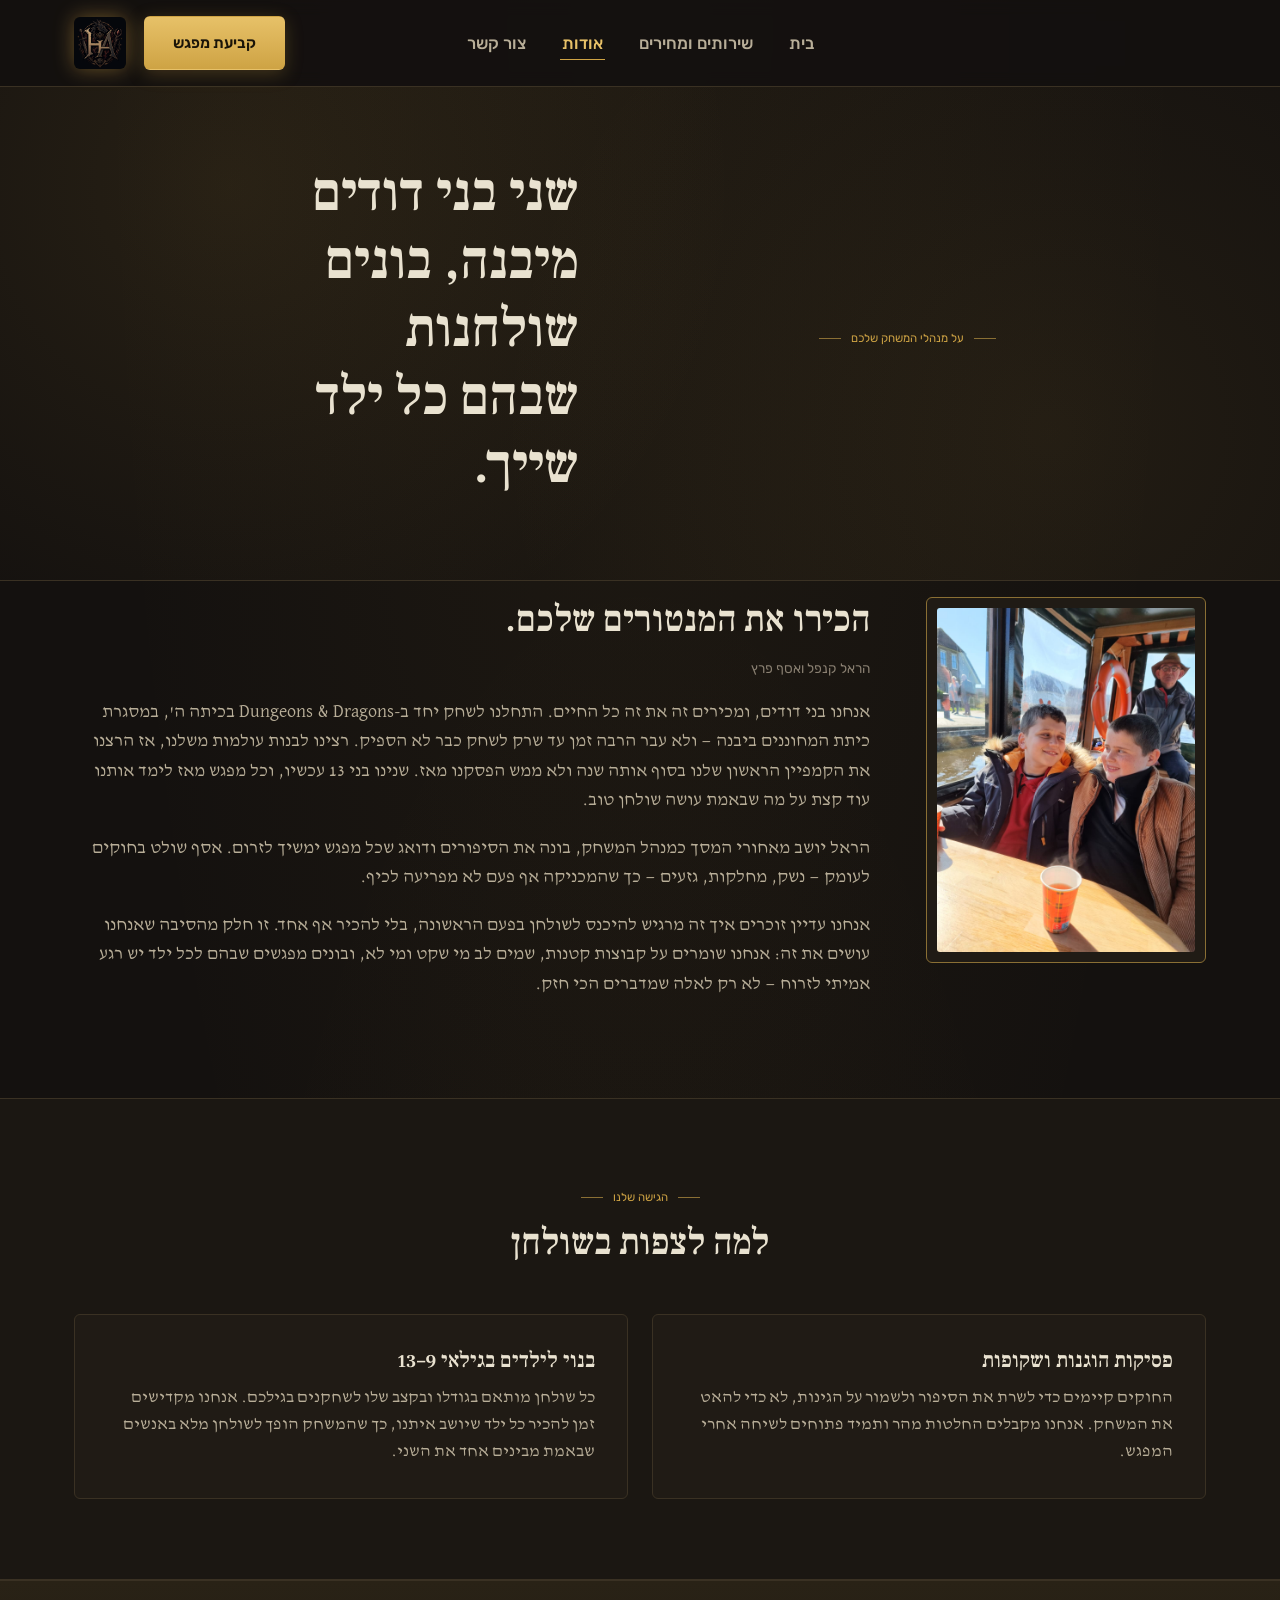
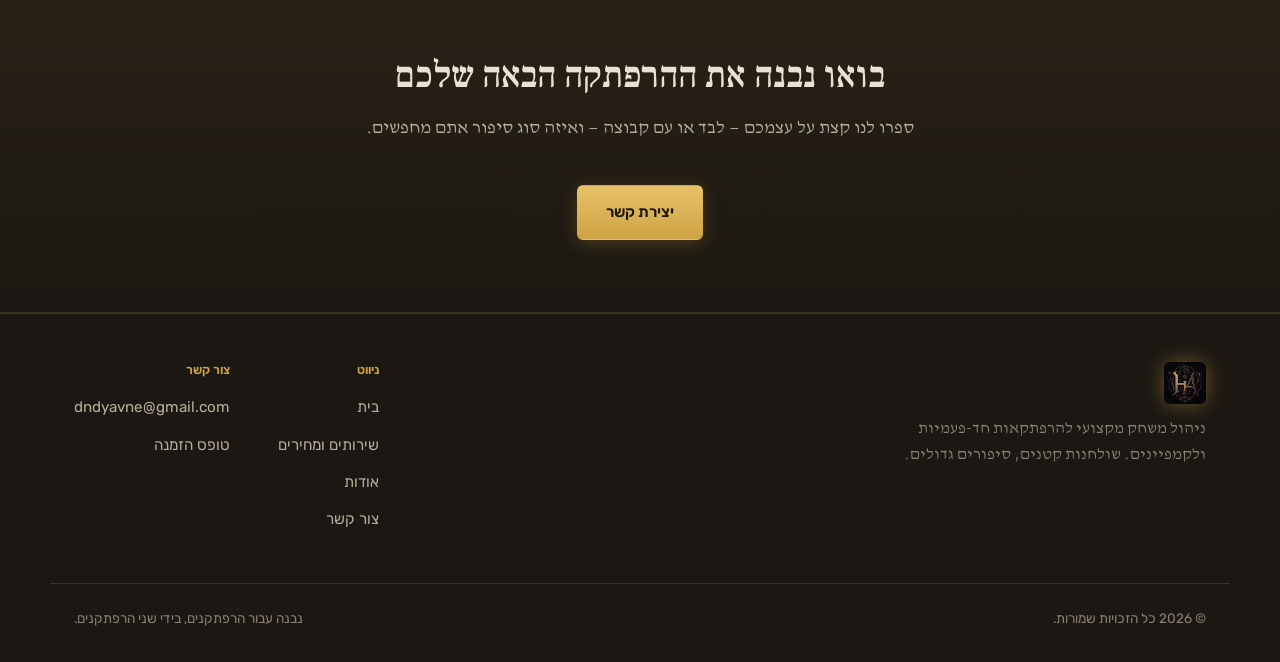
<file: about.html>
<!doctype html>
<html lang="he" dir="rtl">
<head>
<meta charset="UTF-8" />
<meta name="viewport" content="width=device-width, initial-scale=1.0" />
<title>אודות</title>
<meta name="description" content="הכירו את הראל ואסף, מנהלי המשחק — שני בני דודים מיבנה שמריצים משחקים לילדים בגילאי 9–13." />
<link rel="icon" href="data:image/svg+xml,%3Csvg xmlns='http://www.w3.org/2000/svg' viewBox='0 0 100 100'%3E%3Cpolygon points='50,4 93,27 93,73 50,96 7,73 7,27' fill='%23cea344'/%3E%3C/svg%3E" />
<link rel="preconnect" href="https://fonts.googleapis.com" />
<link rel="preconnect" href="https://fonts.gstatic.com" crossorigin />
<link href="https://fonts.googleapis.com/css2?family=Frank+Ruhl+Libre:wght@500;600;700&family=David+Libre:wght@400;500;700&family=Rubik:wght@400;500;600;700&display=swap" rel="stylesheet" />
<link rel="stylesheet" href="css/style.css" />
</head>
<body>

<header class="site-header">
  <div class="nav-wrap">
    <button class="nav-toggle" aria-label="פתיחת תפריט הניווט" aria-expanded="false">
      <svg viewBox="0 0 24 24"><path d="M3 6h18M3 12h18M3 18h18" stroke="currentColor" stroke-width="2" fill="none" stroke-linecap="round"/></svg>
    </button>
    <ul class="nav-links">
      <li><a href="index.html">בית</a></li>
      <li><a href="services.html">שירותים ומחירים</a></li>
      <li><a href="about.html" aria-current="page">אודות</a></li>
      <li><a href="contact.html">צור קשר</a></li>
    </ul>
    <div class="nav-cta">
      <a href="contact.html" class="btn btn-primary">קביעת מפגש</a>
      <a href="index.html" class="brand">
        <img src="images/logo.png" alt="לוגו האתר" />
      </a>
    </div>
  </div>
</header>

<main>

  <section class="hero" style="padding: 4.5rem 0 3rem;">
    <div class="container hero-inner">
      <div class="eyebrow">על מנהלי המשחק שלכם</div>
      <h1 style="max-width: 700px;">שני בני דודים מיבנה, בונים שולחנות שבהם כל ילד שייך.</h1>
    </div>
  </section>

  <section style="padding-top: 1rem;">
    <div class="container">
      <div class="about-hero">
        <div class="portrait-frame reveal">
          <div class="inner">
            <img src="images/אסף והראל.jpg (1).jpeg" alt="אסף והראל" />
          </div>
        </div>
        <div class="reveal">
          <h2>הכירו את המנטורים שלכם.</h2>
          <p style="font-family: var(--font-ui); font-size: 0.85rem; letter-spacing: normal; color: var(--ink-faint); margin: -0.5em 0 1.3em;">הראל קנפל ואסף פרץ</p>
          <p>אנחנו בני דודים, ומכירים זה את זה כל החיים. התחלנו לשחק יחד ב-Dungeons &amp; Dragons בכיתה ה', במסגרת כיתת המחוננים ביבנה — ולא עבר הרבה זמן עד שרק לשחק כבר לא הספיק. רצינו לבנות עולמות משלנו, אז הרצנו את הקמפיין הראשון שלנו בסוף אותה שנה ולא ממש הפסקנו מאז. שנינו בני 13 עכשיו, וכל מפגש מאז לימד אותנו עוד קצת על מה שבאמת עושה שולחן טוב.</p>
          <p>הראל יושב מאחורי המסך כמנהל המשחק, בונה את הסיפורים ודואג שכל מפגש ימשיך לזרום. אסף שולט בחוקים לעומק — נשק, מחלקות, גזעים — כך שהמכניקה אף פעם לא מפריעה לכיף.</p>
          <p>אנחנו עדיין זוכרים איך זה מרגיש להיכנס לשולחן בפעם הראשונה, בלי להכיר אף אחד. זו חלק מהסיבה שאנחנו עושים את זה: אנחנו שומרים על קבוצות קטנות, שמים לב מי שקט ומי לא, ובונים מפגשים שבהם לכל ילד יש רגע אמיתי לזרוח — לא רק לאלה שמדברים הכי חזק.</p>
        </div>
      </div>
    </div>
  </section>

  <section class="alt">
    <div class="container">
      <div class="section-head center reveal">
        <div class="eyebrow" style="justify-content:center;">הגישה שלנו</div>
        <h2>למה לצפות בשולחן</h2>
      </div>
      <div class="values-grid">
        <div class="card reveal">
          <h3>פסיקות הוגנות ושקופות</h3>
          <p>החוקים קיימים כדי לשרת את הסיפור ולשמור על הגינות, לא כדי להאט את המשחק. אנחנו מקבלים החלטות מהר ותמיד פתוחים לשיחה אחרי המפגש.</p>
        </div>
        <div class="card reveal">
          <h3>בנוי לילדים בגילאי 9–13</h3>
          <p>כל שולחן מותאם בגודלו ובקצב שלו לשחקנים בגילכם. אנחנו מקדישים זמן להכיר כל ילד שיושב איתנו, כך שהמשחק הופך לשולחן מלא באנשים שבאמת מבינים אחד את השני.</p>
        </div>
      </div>
    </div>
  </section>

  <section class="cta-banner">
    <div class="container reveal">
      <h2>בואו נבנה את ההרפתקה הבאה שלכם</h2>
      <p>ספרו לנו קצת על עצמכם — לבד או עם קבוצה — ואיזה סוג סיפור אתם מחפשים.</p>
      <a href="contact.html" class="btn btn-primary" style="margin-top: 1.5rem;">יצירת קשר</a>
    </div>
  </section>

</main>

<footer class="site-footer">
  <div class="container footer-inner">
    <div class="footer-brand">
      <a href="index.html" class="brand">
        <img src="images/logo.png" alt="לוגו האתר" />
      </a>
      <p>ניהול משחק מקצועי להרפתקאות חד-פעמיות ולקמפיינים. שולחנות קטנים, סיפורים גדולים.</p>
    </div>
    <div class="footer-links">
      <div class="footer-col">
        <h4>ניווט</h4>
        <ul>
          <li><a href="index.html">בית</a></li>
          <li><a href="services.html">שירותים ומחירים</a></li>
          <li><a href="about.html">אודות</a></li>
          <li><a href="contact.html">צור קשר</a></li>
        </ul>
      </div>
      <div class="footer-col">
        <h4>צור קשר</h4>
        <ul>
          <li><a href="mailto:dndyavne@gmail.com">dndyavne@gmail.com</a></li>
          <li><a href="contact.html">טופס הזמנה</a></li>
        </ul>
      </div>
    </div>
  </div>
  <div class="container footer-bottom">
    <span>&copy; 2026 כל הזכויות שמורות.</span>
    <span>נבנה עבור הרפתקנים, בידי שני הרפתקנים.</span>
  </div>
</footer>

<script src="js/main.js"></script>
</body>
</html>
</file>
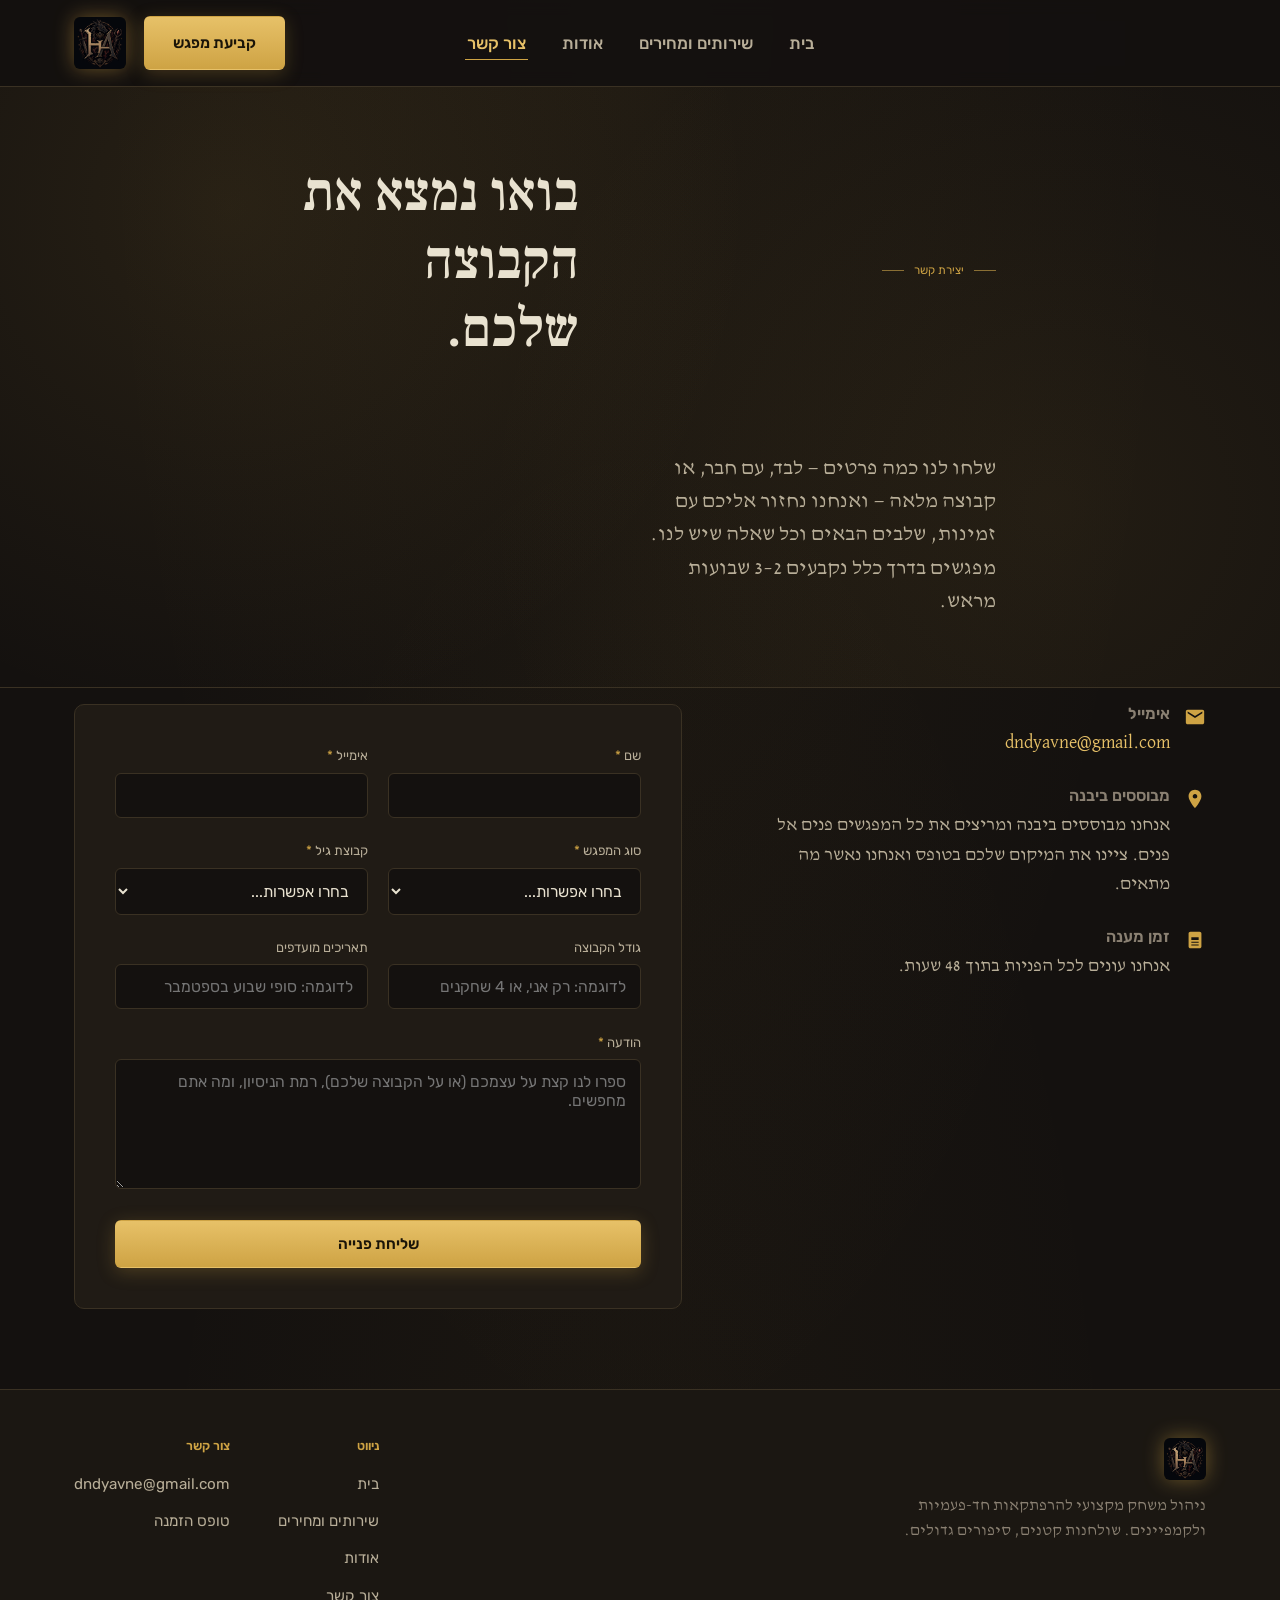
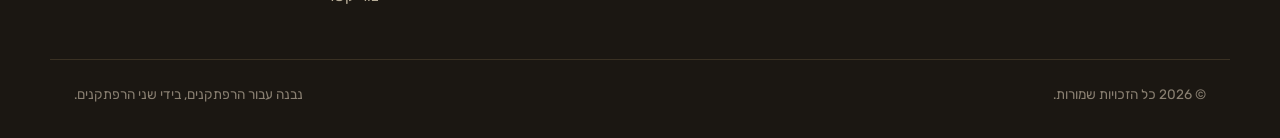
<file: contact.html>
<!doctype html>
<html lang="he" dir="rtl">
<head>
<meta charset="UTF-8" />
<meta name="viewport" content="width=device-width, initial-scale=1.0" />
<title>צור קשר</title>
<meta name="description" content="קבעו הרפתקת D&amp;D חד-פעמית לקבוצה מלאה, או שריינו מקום בקמפיין לבד או עם חברים. שלחו את הפרטים שלכם והתאריכים המועדפים כדי להתחיל." />
<link rel="icon" href="data:image/svg+xml,%3Csvg xmlns='http://www.w3.org/2000/svg' viewBox='0 0 100 100'%3E%3Cpolygon points='50,4 93,27 93,73 50,96 7,73 7,27' fill='%23cea344'/%3E%3C/svg%3E" />
<link rel="preconnect" href="https://fonts.googleapis.com" />
<link rel="preconnect" href="https://fonts.gstatic.com" crossorigin />
<link href="https://fonts.googleapis.com/css2?family=Frank+Ruhl+Libre:wght@500;600;700&family=David+Libre:wght@400;500;700&family=Rubik:wght@400;500;600;700&display=swap" rel="stylesheet" />
<link rel="stylesheet" href="css/style.css" />
</head>
<body>

<header class="site-header">
  <div class="nav-wrap">
    <button class="nav-toggle" aria-label="פתיחת תפריט הניווט" aria-expanded="false">
      <svg viewBox="0 0 24 24"><path d="M3 6h18M3 12h18M3 18h18" stroke="currentColor" stroke-width="2" fill="none" stroke-linecap="round"/></svg>
    </button>
    <ul class="nav-links">
      <li><a href="index.html">בית</a></li>
      <li><a href="services.html">שירותים ומחירים</a></li>
      <li><a href="about.html">אודות</a></li>
      <li><a href="contact.html" aria-current="page">צור קשר</a></li>
    </ul>
    <div class="nav-cta">
      <a href="contact.html" class="btn btn-primary">קביעת מפגש</a>
      <a href="index.html" class="brand">
        <img src="images/logo.png" alt="לוגו האתר" />
      </a>
    </div>
  </div>
</header>

<main>

  <section class="hero" style="padding: 4.5rem 0 3rem;">
    <div class="container hero-inner">
      <div class="eyebrow">יצירת קשר</div>
      <h1>בואו נמצא את הקבוצה שלכם.</h1>
      <p class="lead">שלחו לנו כמה פרטים — לבד, עם חבר, או קבוצה מלאה — ואנחנו נחזור אליכם עם זמינות, שלבים הבאים וכל שאלה שיש לנו. מפגשים בדרך כלל נקבעים 2–3 שבועות מראש.</p>
    </div>
  </section>

  <section style="padding-top: 1rem;">
    <div class="container">
      <div class="contact-layout">

        <div class="contact-info reveal">
          <div class="info-row">
            <svg viewBox="0 0 24 24"><path d="M20 4H4c-1.1 0-2 .9-2 2v12c0 1.1.9 2 2 2h16c1.1 0 2-.9 2-2V6c0-1.1-.9-2-2-2zm0 4l-8 5-8-5V6l8 5 8-5v2z"/></svg>
            <div>
              <h3>אימייל</h3>
              <p><a href="mailto:dndyavne@gmail.com">dndyavne@gmail.com</a></p>
            </div>
          </div>
          <div class="info-row">
            <svg viewBox="0 0 24 24"><path d="M12 2C8.1 2 5 5.1 5 9c0 5.2 7 13 7 13s7-7.8 7-13c0-3.9-3.1-7-7-7zm0 9.5c-1.4 0-2.5-1.1-2.5-2.5s1.1-2.5 2.5-2.5 2.5 1.1 2.5 2.5-1.1 2.5-2.5 2.5z"/></svg>
            <div>
              <h3>מבוססים ביבנה</h3>
              <p>אנחנו מבוססים ביבנה ומריצים את כל המפגשים פנים אל פנים. ציינו את המיקום שלכם בטופס ואנחנו נאשר מה מתאים.</p>
            </div>
          </div>
          <div class="info-row">
            <svg viewBox="0 0 24 24"><path d="M17 3H7c-1.1 0-2 .9-2 2v14c0 1.1.9 2 2 2h10c1.1 0 2-.9 2-2V5c0-1.1-.9-2-2-2zm-1 15H8v-1h8v1zm0-3H8v-1h8v1zm0-3H8V9h8v3z"/></svg>
            <div>
              <h3>זמן מענה</h3>
              <p>אנחנו עונים לכל הפניות בתוך 48 שעות.</p>
            </div>
          </div>
        </div>

        <div class="form-card reveal">
          <form id="contact-form" novalidate>
            <div class="form-row">
              <div class="field">
                <label for="name">שם <span class="req">*</span></label>
                <input type="text" id="name" name="name" required autocomplete="name" />
                <div class="error-msg">נא להזין את שמך.</div>
              </div>
              <div class="field">
                <label for="email">אימייל <span class="req">*</span></label>
                <input type="email" id="email" name="email" required autocomplete="email" />
                <div class="error-msg">נא להזין כתובת אימייל תקינה.</div>
              </div>
            </div>

            <div class="form-row">
              <div class="field">
                <label for="session-type">סוג המפגש <span class="req">*</span></label>
                <select id="session-type" name="session-type" required>
                  <option value="" disabled selected>בחרו אפשרות...</option>
                  <option value="One-shot (full group)">הרפתקה חד-פעמית (קבוצה מלאה)</option>
                  <option value="Join a campaign">הצטרפות לקמפיין</option>
                  <option value="Writing workshop">סדנת כתיבה</option>
                  <option value="Not sure yet">עדיין לא בטוח/ה</option>
                </select>
                <div class="error-msg">נא לבחור סוג מפגש.</div>
              </div>
              <div class="field">
                <label for="age-group">קבוצת גיל <span class="req">*</span></label>
                <select id="age-group" name="age-group" required>
                  <option value="" disabled selected>בחרו אפשרות...</option>
                  <option value="Grade 3-5">כיתות ג'–ה'</option>
                  <option value="Grade 6-7">כיתות ו'–ז'</option>
                </select>
                <div class="error-msg">נא לבחור קבוצת גיל.</div>
              </div>
            </div>

            <div class="form-row">
              <div class="field">
                <label for="party-size">גודל הקבוצה</label>
                <input type="text" id="party-size" name="party-size" placeholder="לדוגמה: רק אני, או 4 שחקנים" />
              </div>
              <div class="field">
                <label for="preferred-date">תאריכים מועדפים</label>
                <input type="text" id="preferred-date" name="preferred-date" placeholder="לדוגמה: סופי שבוע בספטמבר" />
              </div>
            </div>

            <div class="field">
              <label for="message">הודעה <span class="req">*</span></label>
              <textarea id="message" name="message" required placeholder="ספרו לנו קצת על עצמכם (או על הקבוצה שלכם), רמת הניסיון, ומה אתם מחפשים."></textarea>
              <div class="error-msg">נא להוסיף הודעה קצרה.</div>
            </div>

            <button type="submit" class="btn btn-primary" style="width: 100%;">שליחת פנייה</button>

            <div id="form-status" class="form-status" role="status"></div>
          </form>
        </div>

      </div>
    </div>
  </section>

</main>

<footer class="site-footer">
  <div class="container footer-inner">
    <div class="footer-brand">
      <a href="index.html" class="brand">
        <img src="images/logo.png" alt="לוגו האתר" />
      </a>
      <p>ניהול משחק מקצועי להרפתקאות חד-פעמיות ולקמפיינים. שולחנות קטנים, סיפורים גדולים.</p>
    </div>
    <div class="footer-links">
      <div class="footer-col">
        <h4>ניווט</h4>
        <ul>
          <li><a href="index.html">בית</a></li>
          <li><a href="services.html">שירותים ומחירים</a></li>
          <li><a href="about.html">אודות</a></li>
          <li><a href="contact.html">צור קשר</a></li>
        </ul>
      </div>
      <div class="footer-col">
        <h4>צור קשר</h4>
        <ul>
          <li><a href="mailto:dndyavne@gmail.com">dndyavne@gmail.com</a></li>
          <li><a href="contact.html">טופס הזמנה</a></li>
        </ul>
      </div>
    </div>
  </div>
  <div class="container footer-bottom">
    <span>&copy; 2026 כל הזכויות שמורות.</span>
    <span>נבנה עבור הרפתקנים, בידי שני הרפתקנים.</span>
  </div>
</footer>

<script src="js/main.js"></script>
</body>
</html>
</file>
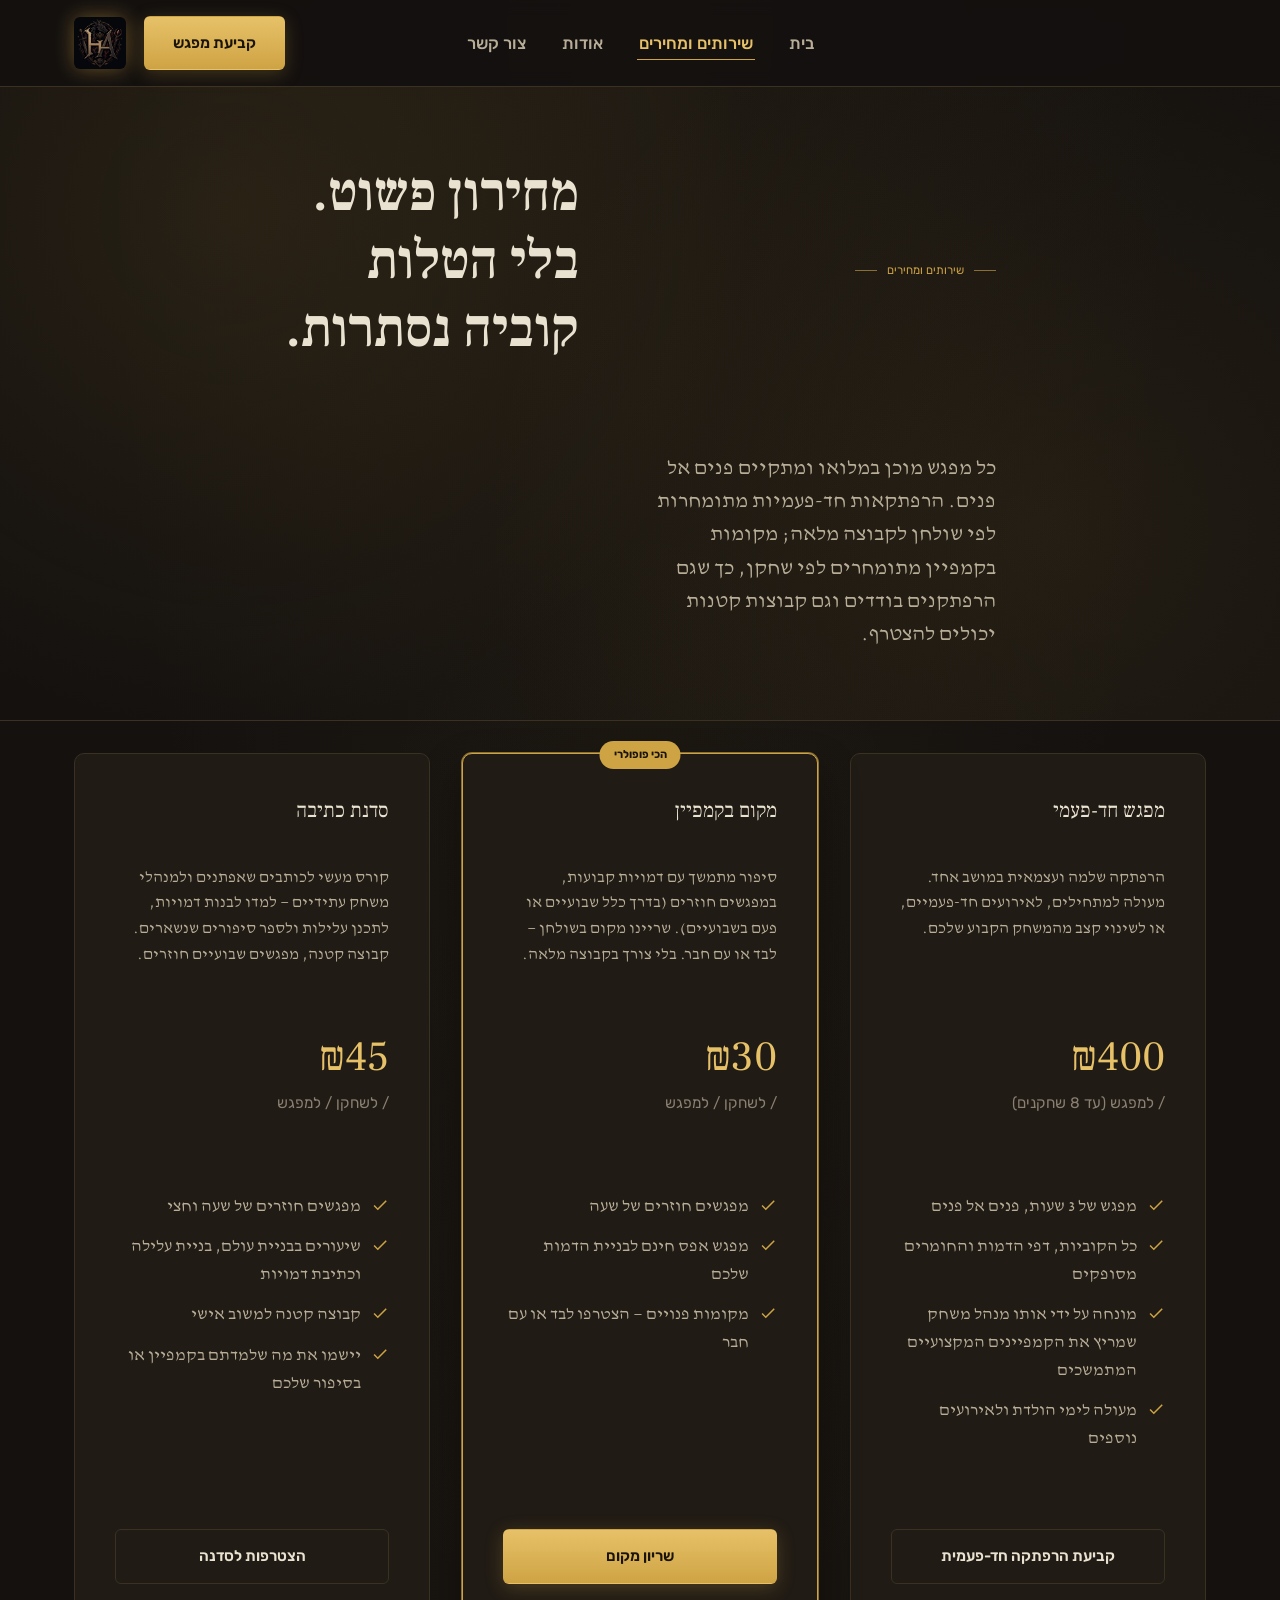
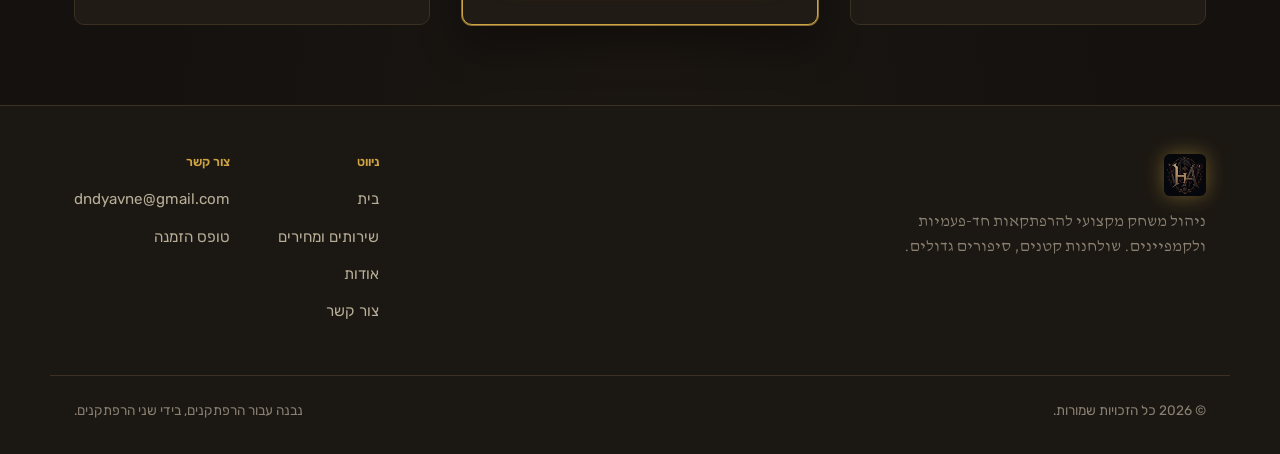
<file: services.html>
<!doctype html>
<html lang="he" dir="rtl">
<head>
<meta charset="UTF-8" />
<meta name="viewport" content="width=device-width, initial-scale=1.0" />
<title>שירותים ומחירים</title>
<meta name="description" content="מחירון להרפתקאות D&amp;D חד-פעמיות בתשלום (לקבוצות מלאות) ולמקומות בקמפיינים (פתוחים לשחקנים בודדים ולקבוצות קטנות)." />
<link rel="icon" href="data:image/svg+xml,%3Csvg xmlns='http://www.w3.org/2000/svg' viewBox='0 0 100 100'%3E%3Cpolygon points='50,4 93,27 93,73 50,96 7,73 7,27' fill='%23cea344'/%3E%3C/svg%3E" />
<link rel="preconnect" href="https://fonts.googleapis.com" />
<link rel="preconnect" href="https://fonts.gstatic.com" crossorigin />
<link href="https://fonts.googleapis.com/css2?family=Frank+Ruhl+Libre:wght@500;600;700&family=David+Libre:wght@400;500;700&family=Rubik:wght@400;500;600;700&display=swap" rel="stylesheet" />
<link rel="stylesheet" href="css/style.css" />
</head>
<body>

<header class="site-header">
  <div class="nav-wrap">
    <button class="nav-toggle" aria-label="פתיחת תפריט הניווט" aria-expanded="false">
      <svg viewBox="0 0 24 24"><path d="M3 6h18M3 12h18M3 18h18" stroke="currentColor" stroke-width="2" fill="none" stroke-linecap="round"/></svg>
    </button>
    <ul class="nav-links">
      <li><a href="index.html">בית</a></li>
      <li><a href="services.html" aria-current="page">שירותים ומחירים</a></li>
      <li><a href="about.html">אודות</a></li>
      <li><a href="contact.html">צור קשר</a></li>
    </ul>
    <div class="nav-cta">
      <a href="contact.html" class="btn btn-primary">קביעת מפגש</a>
      <a href="index.html" class="brand">
        <img src="images/logo.png" alt="לוגו האתר" />
      </a>
    </div>
  </div>
</header>

<main>

  <section class="hero" style="padding: 4.5rem 0 3rem;">
    <div class="container hero-inner">
      <div class="eyebrow">שירותים ומחירים</div>
      <h1>מחירון פשוט. בלי הטלות קוביה נסתרות.</h1>
      <p class="lead">כל מפגש מוכן במלואו ומתקיים פנים אל פנים. הרפתקאות חד-פעמיות מתומחרות לפי שולחן לקבוצה מלאה; מקומות בקמפיין מתומחרים לפי שחקן, כך שגם הרפתקנים בודדים וגם קבוצות קטנות יכולים להצטרף.</p>
    </div>
  </section>

  <section style="padding-top: 2rem;">
    <div class="container">
      <div class="pricing-grid">

        <div class="price-card reveal">
          <div class="tier-name">מפגש חד-פעמי</div>
          <p class="tier-desc">הרפתקה שלמה ועצמאית במושב אחד. מעולה למתחילים, לאירועים חד-פעמיים, או לשינוי קצב מהמשחק הקבוע שלכם.</p>
          <div class="price">₪400 <span class="unit">/ למפגש (עד 8 שחקנים)</span></div>
          <ul>
            <li><svg viewBox="0 0 24 24"><path d="M9 16.2L4.8 12l-1.4 1.4L9 19 21 7l-1.4-1.4z"/></svg> מפגש של 3 שעות, פנים אל פנים</li>
            <li><svg viewBox="0 0 24 24"><path d="M9 16.2L4.8 12l-1.4 1.4L9 19 21 7l-1.4-1.4z"/></svg> כל הקוביות, דפי הדמות והחומרים מסופקים</li>
            <li><svg viewBox="0 0 24 24"><path d="M9 16.2L4.8 12l-1.4 1.4L9 19 21 7l-1.4-1.4z"/></svg> מונחה על ידי אותו מנהל משחק שמריץ את הקמפיינים המקצועיים המתמשכים</li>
            <li><svg viewBox="0 0 24 24"><path d="M9 16.2L4.8 12l-1.4 1.4L9 19 21 7l-1.4-1.4z"/></svg> מעולה לימי הולדת ולאירועים נוספים</li>
          </ul>
          <a href="contact.html" class="btn btn-ghost">קביעת הרפתקה חד-פעמית</a>
        </div>

        <div class="price-card featured reveal">
          <div class="tier-name">מקום בקמפיין</div>
          <p class="tier-desc">סיפור מתמשך עם דמויות קבועות, במפגשים חוזרים (בדרך כלל שבועיים או פעם בשבועיים). שריינו מקום בשולחן — לבד או עם חבר. בלי צורך בקבוצה מלאה.</p>
          <div class="price">₪30 <span class="unit">/ לשחקן / למפגש</span></div>
          <ul>
            <li><svg viewBox="0 0 24 24"><path d="M9 16.2L4.8 12l-1.4 1.4L9 19 21 7l-1.4-1.4z"/></svg> מפגשים חוזרים של שעה</li>
            <li><svg viewBox="0 0 24 24"><path d="M9 16.2L4.8 12l-1.4 1.4L9 19 21 7l-1.4-1.4z"/></svg> מפגש אפס חינם לבניית הדמות שלכם</li>
            <li><svg viewBox="0 0 24 24"><path d="M9 16.2L4.8 12l-1.4 1.4L9 19 21 7l-1.4-1.4z"/></svg> מקומות פנויים — הצטרפו לבד או עם חבר</li>
          </ul>
          <a href="contact.html" class="btn btn-primary">שריון מקום</a>
        </div>

        <div class="price-card reveal">
          <div class="tier-name">סדנת כתיבה</div>
          <p class="tier-desc">קורס מעשי לכותבים שאפתנים ולמנהלי משחק עתידיים — למדו לבנות דמויות, לתכנן עלילות ולספר סיפורים שנשארים. קבוצה קטנה, מפגשים שבועיים חוזרים.</p>
          <div class="price">₪45 <span class="unit">/ לשחקן / למפגש</span></div>
          <ul>
            <li><svg viewBox="0 0 24 24"><path d="M9 16.2L4.8 12l-1.4 1.4L9 19 21 7l-1.4-1.4z"/></svg> מפגשים חוזרים של שעה וחצי</li>
            <li><svg viewBox="0 0 24 24"><path d="M9 16.2L4.8 12l-1.4 1.4L9 19 21 7l-1.4-1.4z"/></svg> שיעורים בבניית עולם, בניית עלילה וכתיבת דמויות</li>
            <li><svg viewBox="0 0 24 24"><path d="M9 16.2L4.8 12l-1.4 1.4L9 19 21 7l-1.4-1.4z"/></svg> קבוצה קטנה למשוב אישי</li>
            <li><svg viewBox="0 0 24 24"><path d="M9 16.2L4.8 12l-1.4 1.4L9 19 21 7l-1.4-1.4z"/></svg> יישמו את מה שלמדתם בקמפיין או בסיפור שלכם</li>
          </ul>
          <a href="contact.html" class="btn btn-ghost">הצטרפות לסדנה</a>
        </div>

      </div>
    </div>
  </section>


</main>

<footer class="site-footer">
  <div class="container footer-inner">
    <div class="footer-brand">
      <a href="index.html" class="brand">
        <img src="images/logo.png" alt="לוגו האתר" />
      </a>
      <p>ניהול משחק מקצועי להרפתקאות חד-פעמיות ולקמפיינים. שולחנות קטנים, סיפורים גדולים.</p>
    </div>
    <div class="footer-links">
      <div class="footer-col">
        <h4>ניווט</h4>
        <ul>
          <li><a href="index.html">בית</a></li>
          <li><a href="services.html">שירותים ומחירים</a></li>
          <li><a href="about.html">אודות</a></li>
          <li><a href="contact.html">צור קשר</a></li>
        </ul>
      </div>
      <div class="footer-col">
        <h4>צור קשר</h4>
        <ul>
          <li><a href="mailto:dndyavne@gmail.com">dndyavne@gmail.com</a></li>
          <li><a href="contact.html">טופס הזמנה</a></li>
        </ul>
      </div>
    </div>
  </div>
  <div class="container footer-bottom">
    <span>&copy; 2026 כל הזכויות שמורות.</span>
    <span>נבנה עבור הרפתקנים, בידי שני הרפתקנים.</span>
  </div>
</footer>

<script src="js/main.js"></script>
</body>
</html>
</file>
<file: css/style.css>
/* ============================================
   Shared stylesheet
   ============================================ */

:root {
  --bg: #14110f;
  --bg-alt: #1b1712;
  --bg-card: #201b15;
  --ink: #e9e2d0;
  --ink-dim: #b8ae98;
  --ink-faint: #8a8072;
  --gold: #cea344;
  --gold-bright: #e7c168;
  --gold-dim: #8a6f34;
  --border: #3a3123;
  --danger: #b3543f;
  --success: #6f8f5a;
  --shadow: rgba(0, 0, 0, 0.45);
  --font-display: "Frank Ruhl Libre", "Georgia", serif;
  --font-body: "David Libre", "Georgia", serif;
  --font-ui: "Rubik", -apple-system, BlinkMacSystemFont, "Segoe UI", sans-serif;
  --radius: 6px;
  --max-width: 1180px;
}

*,
*::before,
*::after {
  box-sizing: border-box;
}

html {
  scroll-behavior: smooth;
}

body {
  margin: 0;
  background-color: var(--bg);
  background-image:
    radial-gradient(ellipse at top, rgba(206, 163, 68, 0.06), transparent 60%),
    radial-gradient(ellipse at bottom, rgba(206, 163, 68, 0.04), transparent 55%);
  color: var(--ink);
  font-family: var(--font-ui);
  font-size: 17px;
  line-height: 1.6;
  -webkit-font-smoothing: antialiased;
}

img {
  max-width: 100%;
  display: block;
}

a {
  color: var(--gold-bright);
  text-decoration: none;
}

a:hover {
  text-decoration: underline;
}

h1, h2, h3, h4 {
  font-family: var(--font-display);
  color: var(--ink);
  font-weight: 600;
  letter-spacing: normal;
  line-height: 1.25;
  margin: 0 0 0.6em;
}

h1 { font-size: clamp(2.1rem, 5vw, 3.4rem); }
h2 { font-size: clamp(1.6rem, 3.2vw, 2.3rem); }
h3 { font-size: 1.35rem; }

p {
  font-family: var(--font-body);
  font-size: 1.15rem;
  color: var(--ink-dim);
  margin: 0 0 1em;
}

.container {
  max-width: var(--max-width);
  margin: 0 auto;
  padding: 0 24px;
}

.eyebrow {
  display: inline-flex;
  align-items: center;
  gap: 10px;
  font-family: var(--font-ui);
  text-transform: uppercase;
  letter-spacing: normal;
  font-size: 0.72rem;
  color: var(--gold);
  margin-bottom: 14px;
}

.eyebrow::before,
.eyebrow::after {
  content: "";
  width: 22px;
  height: 1px;
  background: var(--gold-dim);
}

/* ---------- Ornamental divider ---------- */
.divider {
  display: flex;
  align-items: center;
  justify-content: center;
  gap: 14px;
  margin: 2.5rem 0;
  color: var(--gold-dim);
}

.divider::before,
.divider::after {
  content: "";
  height: 1px;
  flex: 1;
  max-width: 220px;
  background: linear-gradient(90deg, transparent, var(--gold-dim));
}

.divider::after {
  background: linear-gradient(90deg, var(--gold-dim), transparent);
}

.divider svg {
  width: 18px;
  height: 18px;
  fill: var(--gold);
}

/* ---------- Buttons ---------- */
.btn {
  display: inline-flex;
  align-items: center;
  justify-content: center;
  gap: 8px;
  font-family: var(--font-ui);
  font-weight: 600;
  font-size: 0.95rem;
  letter-spacing: normal;
  padding: 14px 28px;
  border-radius: var(--radius);
  border: 1px solid transparent;
  cursor: pointer;
  transition: transform 0.15s ease, box-shadow 0.15s ease, background 0.15s ease, border-color 0.15s ease;
  text-decoration: none;
}

.btn:hover {
  text-decoration: none;
}

.btn-primary {
  background: linear-gradient(180deg, var(--gold-bright), var(--gold));
  color: #1a1408;
  box-shadow: 0 4px 18px rgba(206, 163, 68, 0.25);
}

.btn-primary:hover {
  transform: translateY(-1px);
  box-shadow: 0 6px 22px rgba(206, 163, 68, 0.35);
}

.btn-ghost {
  background: transparent;
  color: var(--ink);
  border-color: var(--border);
}

.btn-ghost:hover {
  border-color: var(--gold);
  color: var(--gold-bright);
}

/* ---------- Header / Nav ---------- */
.site-header {
  position: sticky;
  top: 0;
  z-index: 50;
  background: rgba(20, 17, 15, 0.88);
  backdrop-filter: blur(8px);
  border-bottom: 1px solid var(--border);
}

.nav-wrap {
  max-width: var(--max-width);
  margin: 0 auto;
  padding: 16px 24px;
  display: grid;
  grid-template-columns: 1fr auto 1fr;
  align-items: center;
}

.nav-toggle {
  grid-column: 1;
  justify-self: start;
}

.nav-links {
  grid-column: 2;
  justify-self: center;
}

.nav-cta {
  grid-column: 3;
  justify-self: end;
}

.brand {
  display: flex;
  align-items: center;
  gap: 10px;
  font-family: var(--font-display);
  font-size: 1.25rem;
  color: var(--ink);
  letter-spacing: normal;
}

.brand:hover {
  text-decoration: none;
  color: var(--gold-bright);
}

.brand svg {
  width: 26px;
  height: 26px;
  fill: var(--gold);
  flex-shrink: 0;
}

.brand img {
  width: 52px;
  height: 52px;
  object-fit: contain;
  flex-shrink: 0;
  border-radius: 6px;
  filter: drop-shadow(0 0 10px rgba(206, 163, 68, 0.45));
}

.footer-brand .brand img {
  width: 42px;
  height: 42px;
}

.nav-links {
  display: flex;
  align-items: center;
  gap: 2rem;
  list-style: none;
  margin: 0;
  padding: 0;
}

.nav-links a {
  font-family: var(--font-ui);
  font-size: 1.05rem;
  font-weight: 500;
  letter-spacing: normal;
  color: var(--ink-dim);
  text-transform: uppercase;
  padding: 6px 2px;
  border-bottom: 1px solid transparent;
}

.nav-links a:hover,
.nav-links a[aria-current="page"] {
  color: var(--gold-bright);
  text-decoration: none;
  border-bottom-color: var(--gold);
}

.nav-cta {
  display: flex;
  align-items: center;
  gap: 18px;
}

.nav-toggle {
  display: none;
  background: none;
  border: 1px solid var(--border);
  border-radius: var(--radius);
  width: 42px;
  height: 42px;
  cursor: pointer;
  align-items: center;
  justify-content: center;
}

.nav-toggle svg {
  width: 20px;
  height: 20px;
  fill: var(--ink);
}

/* ---------- Hero ---------- */
.hero {
  position: relative;
  padding: 6rem 0 5rem;
  overflow: hidden;
  border-bottom: 1px solid var(--border);
}

.hero::before {
  content: "";
  position: absolute;
  inset: 0;
  background:
    radial-gradient(circle at 18% 20%, rgba(206, 163, 68, 0.10), transparent 45%),
    radial-gradient(circle at 82% 70%, rgba(206, 163, 68, 0.08), transparent 50%);
  pointer-events: none;
}

.hero-inner {
  position: relative;
  max-width: 760px;
}

.hero-logo {
  width: 96px;
  height: 96px;
  object-fit: contain;
  margin: 0 auto 1.5rem;
  border-radius: 8px;
  filter: drop-shadow(0 0 16px rgba(206, 163, 68, 0.4));
}

.hero .container {
  display: grid;
  grid-template-columns: 1.1fr 0.9fr;
  gap: 3.5rem;
  align-items: center;
}

@media (max-width: 860px) {
  .hero .container {
    grid-template-columns: 1fr;
  }
}

.hero-image {
  position: relative;
  border: 1px solid var(--gold-dim);
  border-radius: var(--radius);
  padding: 10px;
  background: var(--bg-card);
}

.hero-image img {
  width: 100%;
  height: 100%;
  max-height: 560px;
  object-fit: cover;
  border-radius: 3px;
}

@media (max-width: 860px) {
  .hero-image {
    order: -1;
  }

  .hero-image img {
    max-height: 360px;
  }
}

.hero p.lead {
  font-size: 1.3rem;
  color: var(--ink-dim);
  max-width: 620px;
}

.hero-actions {
  display: flex;
  gap: 16px;
  margin-top: 2rem;
  flex-wrap: wrap;
}

/* ---------- Entrance animations ---------- */
@keyframes fadeInUp {
  from {
    opacity: 0;
    transform: translateY(24px);
  }
  to {
    opacity: 1;
    transform: translateY(0);
  }
}

.hero-inner > * {
  opacity: 0;
  animation: fadeInUp 0.7s ease forwards;
}

.hero-inner .eyebrow { animation-delay: 0.05s; }
.hero-inner h1 { animation-delay: 0.16s; }
.hero-inner p.lead { animation-delay: 0.3s; }
.hero-inner .hero-actions { animation-delay: 0.42s; }

.hero-image {
  opacity: 0;
  animation: fadeInUp 0.8s ease forwards;
  animation-delay: 0.28s;
}

/* Scroll-triggered reveal: JS toggles .in-view when an element enters the viewport */
.reveal {
  opacity: 0;
  transform: translateY(28px);
  transition: opacity 0.6s ease, transform 0.6s ease;
}

.reveal.in-view {
  opacity: 1;
  transform: translateY(0);
}

.grid > .reveal:nth-child(2),
.pricing-grid > .reveal:nth-child(2),
.values-grid > .reveal:nth-child(2),
.about-hero > .reveal:nth-child(2),
.contact-layout > .reveal:nth-child(2) {
  transition-delay: 0.14s;
}

.grid > .reveal:nth-child(3),
.pricing-grid > .reveal:nth-child(3) {
  transition-delay: 0.28s;
}

@media (prefers-reduced-motion: reduce) {
  .hero-inner > *,
  .hero-image {
    animation: none;
    opacity: 1;
  }

  .reveal {
    opacity: 1;
    transform: none;
    transition: none;
  }
}

/* ---------- Sections ---------- */
section {
  padding: 5rem 0;
}

section.alt {
  background: var(--bg-alt);
  border-top: 1px solid var(--border);
  border-bottom: 1px solid var(--border);
}

.section-head {
  max-width: 640px;
  margin-bottom: 3rem;
}

.section-head.center {
  margin-left: auto;
  margin-right: auto;
  text-align: center;
}

/* ---------- Cards / Grids ---------- */
.grid {
  display: grid;
  gap: 1.75rem;
}

.grid-3 { grid-template-columns: repeat(3, 1fr); }
.grid-2 { grid-template-columns: repeat(2, 1fr); }

@media (max-width: 900px) {
  .grid-3 { grid-template-columns: 1fr 1fr; }
}

@media (max-width: 640px) {
  .grid-3, .grid-2 { grid-template-columns: 1fr; }
}

.card {
  background: var(--bg-card);
  border: 1px solid var(--border);
  border-radius: var(--radius);
  padding: 2rem;
  position: relative;
  transition: border-color 0.2s ease, transform 0.2s ease;
}

.card:hover {
  border-color: var(--gold-dim);
  transform: translateY(-2px);
}

.card .icon {
  width: 40px;
  height: 40px;
  fill: var(--gold);
  margin-bottom: 1rem;
}

.card h3 {
  margin-bottom: 0.5em;
}

.card p {
  font-size: 1.05rem;
  margin-bottom: 0;
}

/* ---------- Steps ---------- */
.steps {
  display: grid;
  grid-template-columns: repeat(4, 1fr);
  gap: 2rem;
  counter-reset: step;
}

@media (max-width: 900px) {
  .steps { grid-template-columns: 1fr 1fr; }
}

@media (max-width: 560px) {
  .steps { grid-template-columns: 1fr; }
}

.step {
  text-align: start;
}

.step .num {
  font-family: var(--font-display);
  font-size: 1.6rem;
  color: var(--gold);
  border: 1px solid var(--gold-dim);
  border-radius: 50%;
  width: 48px;
  height: 48px;
  display: flex;
  align-items: center;
  justify-content: center;
  margin-bottom: 1rem;
}

.step h3 {
  font-size: 1.1rem;
}

.step p {
  font-size: 1rem;
}

/* ---------- Testimonials ---------- */
.testimonial {
  background: var(--bg-card);
  border: 1px solid var(--border);
  border-inline-start: 3px solid var(--gold);
  border-radius: var(--radius);
  padding: 1.75rem;
}

.testimonial p {
  font-style: italic;
  font-size: 1.15rem;
  color: var(--ink);
}

.testimonial cite {
  display: block;
  font-style: normal;
  font-family: var(--font-ui);
  font-size: 0.85rem;
  color: var(--gold);
  letter-spacing: normal;
}

/* ---------- CTA banner ---------- */
.cta-banner {
  text-align: center;
  padding: 4.5rem 0;
  background:
    linear-gradient(180deg, rgba(206, 163, 68, 0.08), transparent),
    var(--bg-alt);
  border-top: 1px solid var(--border);
  border-bottom: 1px solid var(--border);
}

.cta-banner h2 {
  margin-bottom: 0.4em;
}

.cta-banner p {
  max-width: 560px;
  margin-left: auto;
  margin-right: auto;
}

/* ---------- Pricing ---------- */
.pricing-grid {
  display: grid;
  grid-template-columns: repeat(3, 1fr);
  gap: 2rem;
  align-items: stretch;
}

@media (max-width: 980px) {
  .pricing-grid { grid-template-columns: 1fr 1fr; }
}

@media (max-width: 640px) {
  .pricing-grid { grid-template-columns: 1fr; }
}

.price-card {
  background: var(--bg-card);
  border: 1px solid var(--border);
  border-radius: 10px;
  padding: 2.5rem;
  display: flex;
  flex-direction: column;
  position: relative;
}

/* At the 3-column width, subgrid each card's rows (name/desc/price/list/cta)
   so uneven description lengths don't push the price to a different height.
   Must come after the base .price-card rule to win the cascade. */
@media (min-width: 981px) {
  .pricing-grid {
    grid-template-rows: repeat(5, auto);
  }

  .price-card {
    display: grid;
    grid-template-rows: subgrid;
    grid-row: span 5;
  }
}

.price-card.featured {
  border-color: var(--gold);
  box-shadow: 0 0 0 1px var(--gold-dim), 0 20px 40px rgba(0,0,0,0.35);
}

.price-card.featured::before {
  content: "הכי פופולרי";
  position: absolute;
  top: -13px;
  left: 50%;
  transform: translateX(-50%);
  background: var(--gold);
  color: #1a1408;
  font-family: var(--font-ui);
  font-size: 0.7rem;
  font-weight: 700;
  letter-spacing: normal;
  text-transform: uppercase;
  padding: 5px 14px;
  border-radius: 999px;
}

.price-card .tier-name {
  font-family: var(--font-display);
  font-size: 1.3rem;
  margin-bottom: 0.3em;
}

.price-card .tier-desc {
  font-size: 1rem;
  margin-bottom: 1.5rem;
  min-height: 4.8rem;
}

.price-card .price {
  font-family: var(--font-display);
  font-size: 2.6rem;
  color: var(--gold-bright);
  margin-bottom: 0.1em;
}

.price-card .price .unit {
  display: block;
  font-family: var(--font-ui);
  font-size: 0.95rem;
  color: var(--ink-faint);
  font-weight: 400;
  min-height: 2.6rem;
}

.price-card ul {
  list-style: none;
  margin: 1.5rem 0 2rem;
  padding: 0;
  flex: 1;
}

.price-card ul li {
  display: flex;
  align-items: flex-start;
  gap: 10px;
  font-family: var(--font-body);
  font-size: 1.08rem;
  color: var(--ink-dim);
  margin-bottom: 0.75em;
}

.price-card ul li svg {
  width: 18px;
  height: 18px;
  fill: var(--gold);
  flex-shrink: 0;
  margin-top: 3px;
}

.addon-list {
  margin-top: 3rem;
}

.addon-row {
  display: flex;
  align-items: center;
  justify-content: space-between;
  padding: 1.1rem 0;
  border-bottom: 1px solid var(--border);
  gap: 1rem;
  flex-wrap: wrap;
}

.addon-row:last-child {
  border-bottom: none;
}

.addon-row .addon-name {
  font-family: var(--font-display);
  font-size: 1.05rem;
  color: var(--ink);
}

.addon-row .addon-desc {
  font-size: 0.98rem;
  color: var(--ink-faint);
  margin: 0.2em 0 0;
}

.addon-row .addon-price {
  font-family: var(--font-ui);
  font-weight: 600;
  color: var(--gold-bright);
  white-space: nowrap;
}

/* ---------- FAQ ---------- */
.faq-item {
  border-bottom: 1px solid var(--border);
  padding: 1.5rem 0;
}

.faq-item h3 {
  font-size: 1.1rem;
  margin-bottom: 0.5em;
  color: var(--gold-bright);
}

.faq-item p {
  margin-bottom: 0;
  font-size: 1.05rem;
}

/* ---------- About page ---------- */
.about-hero {
  display: grid;
  grid-template-columns: 280px 1fr;
  gap: 3.5rem;
  align-items: start;
}

@media (max-width: 760px) {
  .about-hero { grid-template-columns: 1fr; }
}

.portrait-frame {
  position: relative;
  border: 1px solid var(--gold-dim);
  border-radius: var(--radius);
  padding: 10px;
  background: var(--bg-card);
}

.portrait-frame .inner {
  aspect-ratio: 3 / 4;
  border-radius: 3px;
  background:
    radial-gradient(circle at 30% 20%, rgba(206,163,68,0.18), transparent 60%),
    linear-gradient(160deg, #2a231a, #171310);
  display: flex;
  align-items: center;
  justify-content: center;
  color: var(--gold-dim);
  overflow: hidden;
}

.portrait-frame .inner svg {
  width: 40%;
  height: 40%;
  fill: var(--gold-dim);
}

.portrait-frame .inner img {
  width: 100%;
  height: 100%;
  object-fit: cover;
}

.credentials {
  display: grid;
  grid-template-columns: repeat(3, 1fr);
  gap: 1.5rem;
  margin-top: 3rem;
}

@media (max-width: 640px) {
  .credentials { grid-template-columns: 1fr; }
}

.credential {
  text-align: center;
  padding: 1.75rem 1rem;
  border: 1px solid var(--border);
  border-radius: var(--radius);
  background: var(--bg-card);
}

.credential .stat {
  font-family: var(--font-display);
  font-size: 2rem;
  color: var(--gold-bright);
  display: block;
  margin-bottom: 0.2em;
}

.credential .label {
  font-family: var(--font-ui);
  font-size: 0.8rem;
  letter-spacing: normal;
  text-transform: uppercase;
  color: var(--ink-faint);
}

.values-grid {
  display: grid;
  grid-template-columns: repeat(2, 1fr);
  gap: 1.5rem;
}

@media (max-width: 640px) {
  .values-grid { grid-template-columns: 1fr; }
}

/* ---------- Contact page ---------- */
.contact-layout {
  display: grid;
  grid-template-columns: 1fr 1.3fr;
  gap: 3.5rem;
  align-items: start;
}

@media (max-width: 860px) {
  .contact-layout { grid-template-columns: 1fr; }
}

.contact-info .info-row {
  display: flex;
  gap: 14px;
  margin-bottom: 1.75rem;
}

.contact-info .info-row svg {
  width: 22px;
  height: 22px;
  fill: var(--gold);
  flex-shrink: 0;
  margin-top: 2px;
}

.contact-info h3 {
  font-size: 1rem;
  font-family: var(--font-ui);
  text-transform: uppercase;
  letter-spacing: normal;
  color: var(--ink-faint);
  margin-bottom: 0.3em;
}

.contact-info p {
  margin-bottom: 0;
}

.form-card {
  background: var(--bg-card);
  border: 1px solid var(--border);
  border-radius: 10px;
  padding: 2.5rem;
}

.form-row {
  display: grid;
  grid-template-columns: 1fr 1fr;
  gap: 1.25rem;
}

@media (max-width: 520px) {
  .form-row { grid-template-columns: 1fr; }
}

.field {
  margin-bottom: 1.4rem;
}

.field label {
  display: block;
  font-family: var(--font-ui);
  font-size: 0.82rem;
  text-transform: uppercase;
  letter-spacing: normal;
  color: var(--ink-dim);
  margin-bottom: 0.5em;
}

.field label .req {
  color: var(--gold);
}

.field input,
.field select,
.field textarea {
  width: 100%;
  background: var(--bg);
  border: 1px solid var(--border);
  border-radius: var(--radius);
  padding: 12px 14px;
  color: var(--ink);
  font-family: var(--font-ui);
  font-size: 0.98rem;
  transition: border-color 0.15s ease;
}

.field input:focus,
.field select:focus,
.field textarea:focus {
  outline: none;
  border-color: var(--gold);
}

.field textarea {
  resize: vertical;
  min-height: 130px;
}

.field .error-msg {
  display: none;
  color: var(--danger);
  font-size: 0.85rem;
  margin-top: 0.4em;
}

.field.invalid input,
.field.invalid select,
.field.invalid textarea {
  border-color: var(--danger);
}

.field.invalid .error-msg {
  display: block;
}

.form-status {
  display: none;
  margin-top: 1.25rem;
  padding: 14px 16px;
  border-radius: var(--radius);
  font-family: var(--font-ui);
  font-size: 0.95rem;
}

.form-status.show {
  display: block;
}

.form-status.success {
  background: rgba(111, 143, 90, 0.12);
  border: 1px solid var(--success);
  color: #a8c393;
}

.form-status.error {
  background: rgba(179, 84, 63, 0.12);
  border: 1px solid var(--danger);
  color: #e0a794;
}

/* ---------- Footer ---------- */
.site-footer {
  border-top: 1px solid var(--border);
  padding: 3rem 0 2rem;
  background: var(--bg-alt);
}

.footer-inner {
  display: flex;
  justify-content: space-between;
  align-items: flex-start;
  gap: 2rem;
  flex-wrap: wrap;
}

.footer-brand {
  max-width: 320px;
}

.footer-brand .brand {
  margin-bottom: 0.8rem;
}

.footer-brand p {
  font-size: 0.98rem;
  color: var(--ink-faint);
}

.footer-links {
  display: flex;
  gap: 3rem;
  flex-wrap: wrap;
}

.footer-col h4 {
  font-family: var(--font-ui);
  font-size: 0.78rem;
  text-transform: uppercase;
  letter-spacing: normal;
  color: var(--gold);
  margin-bottom: 1rem;
}

.footer-col ul {
  list-style: none;
  margin: 0;
  padding: 0;
}

.footer-col ul li {
  margin-bottom: 0.6em;
}

.footer-col a {
  color: var(--ink-dim);
  font-size: 0.95rem;
}

.footer-col a:hover {
  color: var(--gold-bright);
}

.footer-bottom {
  margin-top: 2.5rem;
  padding-top: 1.5rem;
  border-top: 1px solid var(--border);
  font-size: 0.85rem;
  color: var(--ink-faint);
  display: flex;
  justify-content: space-between;
  flex-wrap: wrap;
  gap: 0.5rem;
}

/* ---------- Mobile nav ---------- */
@media (max-width: 860px) {
  .nav-toggle {
    display: flex;
  }

  .nav-links {
    position: absolute;
    top: 100%;
    left: 0;
    right: 0;
    background: var(--bg-alt);
    border-bottom: 1px solid var(--border);
    flex-direction: column;
    align-items: flex-start;
    gap: 0;
    padding: 0;
    max-height: 0;
    overflow: hidden;
    transition: max-height 0.25s ease;
  }

  .nav-links.open {
    max-height: 400px;
    padding: 1rem 0;
  }

  .nav-links li {
    width: 100%;
  }

  .nav-links a {
    display: block;
    padding: 12px 24px;
    width: 100%;
    border-bottom: none;
  }

  .nav-cta .btn-ghost {
    display: none;
  }
}

@media (max-width: 480px) {
  .hero-actions .btn {
    width: 100%;
  }
}
</file>
